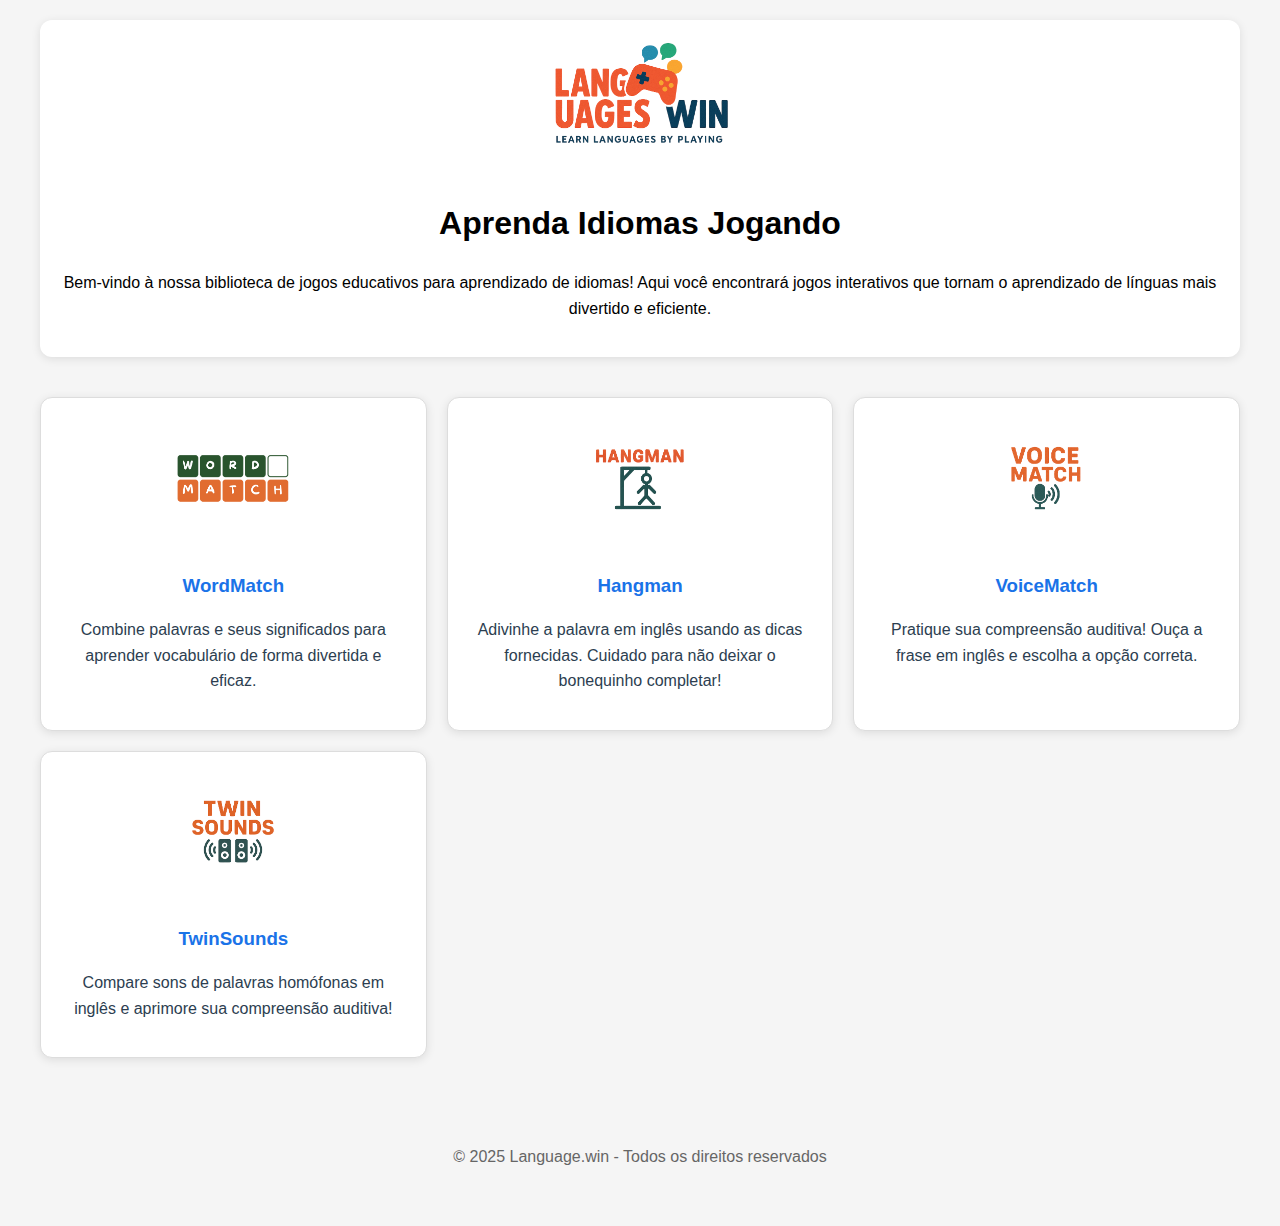
<file: index.html>
<!DOCTYPE html>
<html lang="pt-BR">
<head>
    <meta charset="UTF-8">
    <meta name="viewport" content="width=device-width, initial-scale=1.0">
    <meta name="description" content="Biblioteca de jogos educativos para aprendizado de idiomas. Aprenda línguas de forma divertida e interativa.">
    <meta name="keywords" content="jogos educativos, aprendizado de idiomas, jogos de idiomas, educação, línguas, wordmatch">
    <meta name="author" content="EscolarTransporte">
    <title>Language.win - Jogos para Aprendizado de Idiomas</title>
    <link rel="icon" type="image/png" href="img/favicon.png">
    <style>
        body {
            font-family: 'Segoe UI', Tahoma, Geneva, Verdana, sans-serif;
            max-width: 1200px;
            margin: 0 auto;
            padding: 20px;
            line-height: 1.6;
            background-color: #f5f5f5;
        }
        .header {
            text-align: center;
            margin-bottom: 40px;
            padding: 20px;
            background-color: white;
            border-radius: 12px;
            box-shadow: 0 2px 10px rgba(0,0,0,0.1);
        }
        .site-logo {
            max-width: 200px;
            margin-bottom: 20px;
        }
        .games-container {
            display: grid;
            grid-template-columns: repeat(auto-fit, minmax(300px, 1fr));
            gap: 20px;
            margin-top: 30px;
        }
        .game-card {
            border: 1px solid #ddd;
            border-radius: 12px;
            padding: 20px;
            text-align: center;
            transition: transform 0.3s ease;
            background-color: white;
            box-shadow: 0 2px 10px rgba(0,0,0,0.1);
        }
        .game-card:hover {
            transform: translateY(-5px);
            box-shadow: 0 5px 15px rgba(0,0,0,0.2);
        }
        .game-card a {
            text-decoration: none;
            color: #2c3e50;
        }
        .game-card h3 {
            margin: 15px 0;
            color: #1a73e8;
        }
        .game-logo {
            width: 120px;
            height: 120px;
            object-fit: contain;
            margin-bottom: 10px;
        }
        footer {
            text-align: center;
            margin-top: 50px;
            padding: 20px;
            color: #666;
        }
    </style>
    <!-- Google Tag Manager -->
    <script>(function (w, d, s, l, i) {
        w[l] = w[l] || []; w[l].push({
          'gtm.start':
            new Date().getTime(), event: 'gtm.js'
        }); var f = d.getElementsByTagName(s)[0],
          j = d.createElement(s), dl = l != 'dataLayer' ? '&l=' + l : ''; j.async = true; j.src =
            'https://www.googletagmanager.com/gtm.js?id=' + i + dl; f.parentNode.insertBefore(j, f);
      })(window, document, 'script', 'dataLayer', 'GTM-NRVRBD2F');</script>
    <!-- End Google Tag Manager -->

</head>

<body>
    <!-- Google Tag Manager (noscript) -->
    <noscript><iframe src="https://www.googletagmanager.com/ns.html?id=GTM-NRVRBD2F" height="0" width="0"
        style="display:none;visibility:hidden"></iframe></noscript>
    <!-- End Google Tag Manager (noscript) -->
    <div class="header">
        <img src="img/logo.png" alt="Language.win Logo" class="site-logo">
        <h1>Aprenda Idiomas Jogando</h1>
        <p>Bem-vindo à nossa biblioteca de jogos educativos para aprendizado de idiomas! Aqui você encontrará jogos interativos que tornam o aprendizado de línguas mais divertido e eficiente.</p>
    </div>

    <div class="games-container">
        <div class="game-card">
            <a href="WordMatch">
                <img src="WordMatch/logo.png" alt="WordMatch Logo" class="game-logo">
                <h3>WordMatch</h3>
                <p>Combine palavras e seus significados para aprender vocabulário de forma divertida e eficaz.</p>
            </a>
        </div>
        <div class="game-card">
            <a href="Hangman">
                <img src="Hangman/logo.png" alt="Hangman Logo" class="game-logo">
                <h3>Hangman</h3>
                <p>Adivinhe a palavra em inglês usando as dicas fornecidas. Cuidado para não deixar o bonequinho completar!</p>
            </a>
        </div>
        <div class="game-card">
            <a href="VoiceMatch">
                <img src="VoiceMatch/logo.png" alt="VoiceMatch Logo" class="game-logo">
                <h3>VoiceMatch</h3>
                <p>Pratique sua compreensão auditiva! Ouça a frase em inglês e escolha a opção correta.</p>
            </a>
        </div>
        <div class="game-card">
            <a href="TwinSounds">
                <img src="TwinSounds/logo.png" alt="TwinSounds Logo" class="game-logo">
                <h3>TwinSounds</h3>
                <p>Compare sons de palavras homófonas em inglês e aprimore sua compreensão auditiva!</p>
            </a>
        </div>
    </div>

    <footer>
        <p>© 2025 Language.win - Todos os direitos reservados</p>
    </footer>
</body>
</html>
</file>
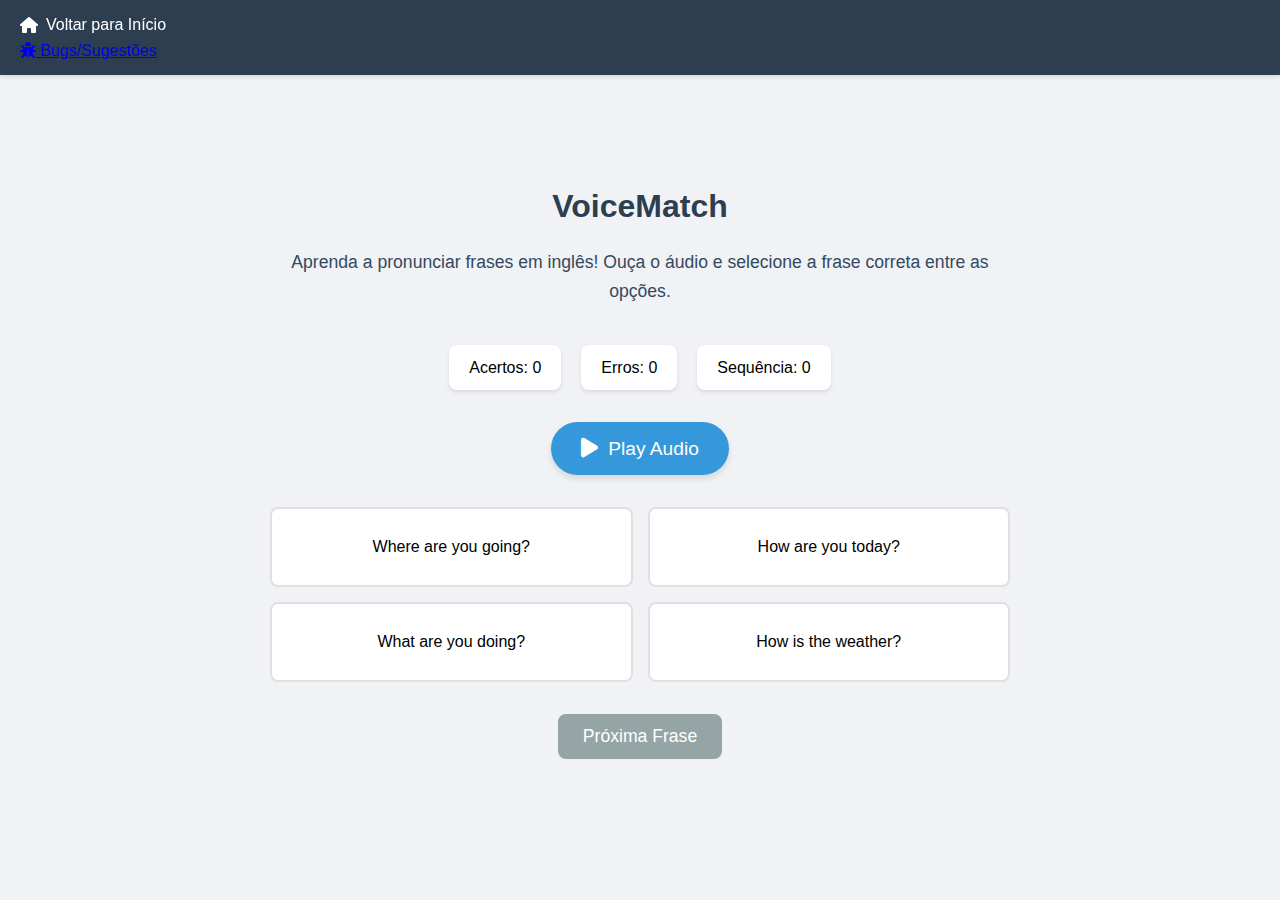
<file: VoiceMatch/index.html>
<!DOCTYPE html>
<html lang="pt-BR">
<head>
    <meta charset="UTF-8">
    <meta name="viewport" content="width=device-width, maximum-scale=1.0, user-scalable=no">
    <title>VoiceMatch - Learn English Pronunciation</title>
    <link rel="stylesheet" href="style.css">
    <link rel="stylesheet" href="https://cdnjs.cloudflare.com/ajax/libs/font-awesome/6.0.0/css/all.min.css">

<!-- Google Tag Manager -->
<script>(function (w, d, s, l, i) {
    w[l] = w[l] || []; w[l].push({
      'gtm.start':
        new Date().getTime(), event: 'gtm.js'
    }); var f = d.getElementsByTagName(s)[0],
      j = d.createElement(s), dl = l != 'dataLayer' ? '&l=' + l : ''; j.async = true; j.src =
        'https://www.googletagmanager.com/gtm.js?id=' + i + dl; f.parentNode.insertBefore(j, f);
  })(window, document, 'script', 'dataLayer', 'GTM-NRVRBD2F');</script>
<!-- End Google Tag Manager -->

</head>
<body>
  <!-- Google Tag Manager (noscript) -->
  <noscript><iframe src="https://www.googletagmanager.com/ns.html?id=GTM-NRVRBD2F" height="0" width="0"
      style="display:none;visibility:hidden"></iframe></noscript>
  <!-- End Google Tag Manager (noscript) -->
    <nav class="top-nav">
        <a href="../" class="home-link">
            <i class="fas fa-home"></i>
            Voltar para Início
        </a>
        <a href="https://forms.gle/6QYMzvD9qKZ9G1ya9" target="_blank" class="feedback-link">
            <i class="fas fa-bug"></i>
            Bugs/Sugestões
        </a>
    </nav>
    <div class="container">
        <header>
            <h1>VoiceMatch</h1>
            <p class="game-description">
                Aprenda a pronunciar frases em inglês! Ouça o áudio e selecione a frase correta entre as opções.
            </p>
        </header>

        <div class="game-content">
            <div class="game-stats">
                <div class="stats">
                    <div class="stat">Acertos: <span id="correct-count">0</span></div>
                    <div class="stat">Erros: <span id="error-count">0</span></div>
                    <div class="stat">Sequência: <span id="streak-count">0</span></div>
                </div>
            </div>

            <div class="audio-section">
                <button id="play-audio" class="audio-btn">
                    <i class="fas fa-play"></i>
                    Play Audio
                </button>
            </div>

            <div class="options-container">
                <!-- Options will be added here by JavaScript -->
            </div>

            <button id="next-phrase" class="next-btn" disabled>Próxima Frase</button>
        </div>
    </div>

        <!-- Removed duplicate feedback button -->

    <script src="app.js" type="module"></script>
</body>
</html>
</file>
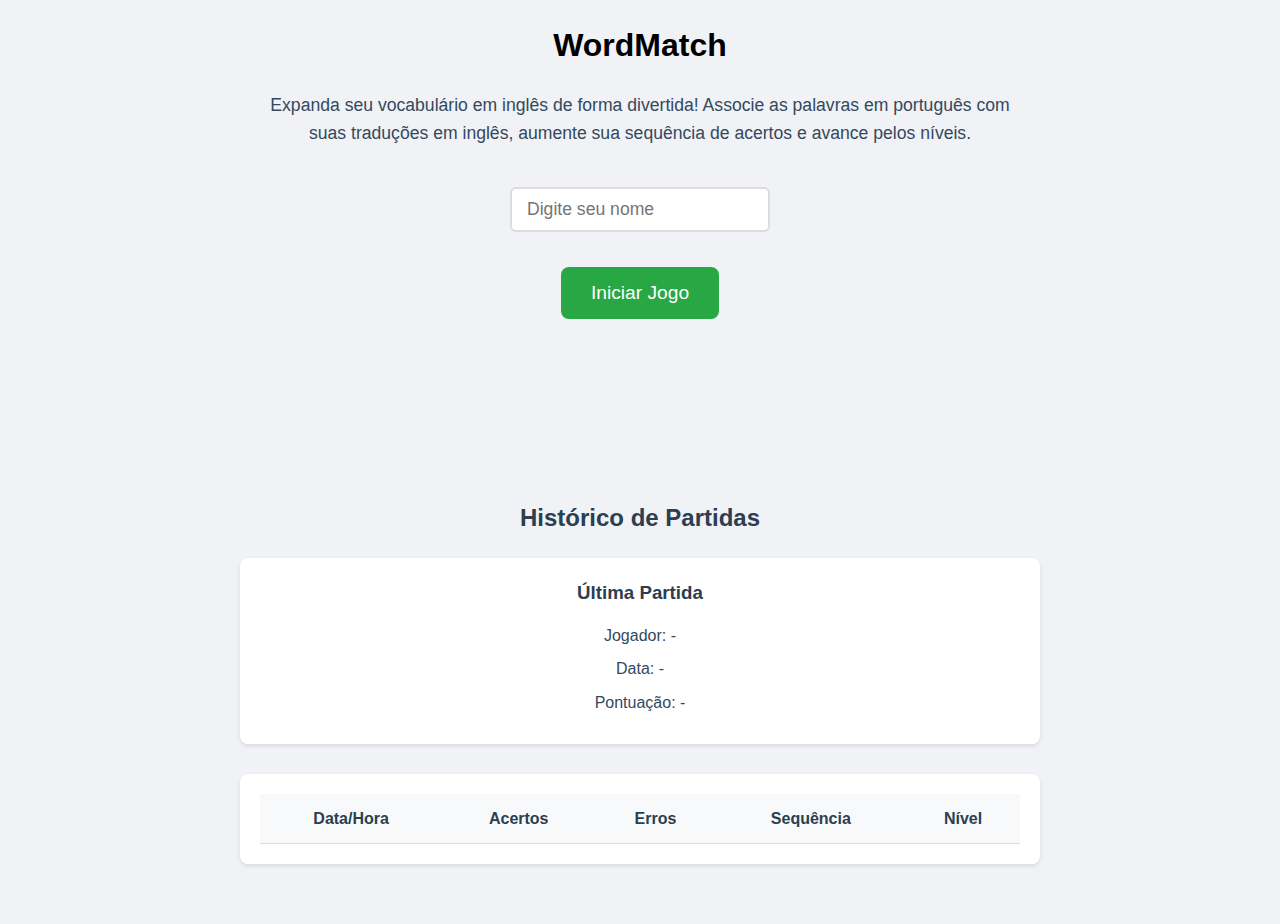
<file: WordMatch/index.html>
<!DOCTYPE html>
<html lang="pt-BR">
<head>
    <meta charset="UTF-8">
    <meta name="viewport" content="width=device-width, initial-scale=1.0, maximum-scale=1.0, user-scalable=no">
    
    <!-- Primary Meta Tags -->
    <title>WordMatch - Jogo de Memorização de Inglês</title>
    <meta name="title" content="LexiMatch - Jogo de Memorização de Inglês">
    <meta name="description" content="Aprenda inglês de forma divertida com o LexiMatch! Jogo de memorização de palavras que ajuda você a expandir seu vocabulário em inglês através de associações português-inglês.">
    
    <!-- Open Graph / Facebook -->
    <meta property="og:type" content="website">
    <meta property="og:title" content="LexiMatch - Jogo de Memorização de Inglês">
    <meta property="og:description" content="Aprenda inglês de forma divertida com o LexiMatch! Jogo de memorização de palavras que ajuda você a expandir seu vocabulário em inglês.">
    
    <!-- Twitter -->
    <meta property="twitter:card" content="summary_large_image">
    <meta property="twitter:title" content="LexiMatch - Jogo de Memorização de Inglês">
    <meta property="twitter:description" content="Aprenda inglês de forma divertida com o LexiMatch! Jogo de memorização de palavras que ajuda você a expandir seu vocabulário em inglês.">
    
    <!-- Favicon -->
    <link rel="icon" type="image/x-icon" href="favicon.ico">
    <link rel="stylesheet" href="style.css">
</head>
<body>
    <div class="container">
        <header>
            <h1>WordMatch</h1>
            <p class="game-description">
                Expanda seu vocabulário em inglês de forma divertida! Associe as palavras em português com suas traduções em inglês, 
                aumente sua sequência de acertos e avance pelos níveis.
            </p>
            <div id="start-screen" class="start-screen">
                <div id="user-info-form" class="user-info-form">
                    <input type="text" id="user-name" placeholder="Digite seu nome" required>
                    <button id="start-btn" class="start-btn" disabled>Iniciar Jogo</button>
                </div>
                <div id="countdown" class="countdown"></div>
                
                <div id="game-history" class="game-history">
                    <h2>Histórico de Partidas</h2>
                    <div class="last-game">
                        <h3>Última Partida</h3>
                        <p>Jogador: <span id="last-player">-</span></p>
                        <p>Data: <span id="last-date">-</span></p>
                        <p>Pontuação: <span id="last-score">-</span></p>
                    </div>
                    <div class="history-table-container">
                        <table id="history-table">
                            <thead>
                                <tr>
                                    <th>Data/Hora</th>
                                    <th>Acertos</th>
                                    <th>Erros</th>
                                    <th>Sequência</th>
                                    <th>Nível</th>
                                </tr>
                            </thead>
                            <tbody id="history-tbody">
                            </tbody>
                        </table>
                    </div>
                </div>
            </div>
            <div id="game-content" class="game-content hidden">
                <div class="game-stats">
                    <div class="player-info">
                        Jogador: <span id="current-player"></span>
                    </div>
                    <div class="timer">
                        Tempo: <span id="timer">20</span>s
                    </div>
                    <div class="stats">
                        <div class="stat">Acertos: <span id="correct-count">0</span></div>
                        <div class="stat">Erros: <span id="error-count">0</span></div>
                        <div class="stat">Sequência: <span id="streak-count">0</span></div>
                    </div>
                    <div class="info">
                        <span>Nível: <span id="current-level">1</span></span>
                        <button id="restart-btn">Reiniciar Jogo</button>
                    </div>
                </div>
                <main class="game-container">
                    <div id="left-column" class="column"></div>
                    <div id="right-column" class="column"></div>
                </main>
            </div>
        </header>
    </div>

    <!-- Modal de fim de jogo -->
    <div id="end-game-modal" class="modal hidden">
        <div class="modal-content">
            <div class="final-score">
                <h2>Fim de Jogo!</h2>
                <div id="final-score-content"></div>
            </div>
            <div class="modal-buttons">
                <button id="new-game-btn" class="btn-primary">Novo Jogo</button>
                <button id="close-modal-btn" class="btn-secondary">Fechar</button>
            </div>
        </div>
    </div>

    <script src="app.js" type="module"></script>
</body>
</html>
</file>
<file: VoiceMatch/style.css>
* {
    margin: 0;
    padding: 0;
    box-sizing: border-box;
}

body {
    font-family: Arial, sans-serif;
    line-height: 1.6;
    background-color: #f0f2f5;
    min-height: 100vh;
    display: flex;
    justify-content: center;
    align-items: center;
}

.top-nav {
    position: fixed;
    top: 0;
    left: 0;
    width: 100%;
    background-color: #2c3e50;
    padding: 12px 20px;
    box-shadow: 0 2px 4px rgba(0, 0, 0, 0.1);
    z-index: 1000;
}

.home-link {
    color: white;
    text-decoration: none;
    display: flex;
    align-items: center;
    gap: 8px;
    font-size: 1rem;
    transition: opacity 0.3s ease;
}

.home-link:hover {
    opacity: 0.8;
}

.container {
    max-width: 800px;
    margin: 0 auto;
    padding: 20px;
    padding-top: 60px;
    width: 100%;
}

header {
    text-align: center;
    margin-bottom: 40px;
}

h1 {
    color: #2c3e50;
    margin-bottom: 1rem;
}

.game-description {
    color: #34495e;
    font-size: 1.1rem;
    margin-bottom: 2rem;
}

.game-stats {
    margin-bottom: 2rem;
}

.stats {
    display: flex;
    justify-content: center;
    gap: 20px;
    margin-bottom: 20px;
}

.stat {
    background-color: white;
    padding: 10px 20px;
    border-radius: 8px;
    box-shadow: 0 2px 4px rgba(0,0,0,0.1);
}

.audio-section {
    display: flex;
    justify-content: center;
    margin-bottom: 2rem;
}

.audio-btn {
    padding: 15px 30px;
    font-size: 1.2rem;
    background-color: #3498db;
    color: white;
    border: none;
    border-radius: 50px;
    cursor: pointer;
    transition: all 0.3s ease;
    display: flex;
    align-items: center;
    gap: 10px;
    box-shadow: 0 4px 6px rgba(0,0,0,0.1);
}

.audio-btn:hover {
    background-color: #2980b9;
    transform: translateY(-2px);
}

.audio-btn:active {
    transform: translateY(0);
}

.audio-btn i {
    font-size: 1.4rem;
}

.options-container {
    display: grid;
    grid-template-columns: repeat(2, 1fr);
    gap: 15px;
    margin-bottom: 2rem;
    padding: 0 10px;
}

.option-btn {
    padding: 15px;
    font-size: 1rem;
    background-color: white;
    border: 2px solid #e0e0e0;
    border-radius: 8px;
    cursor: pointer;
    transition: all 0.3s ease;
    text-align: center;
    min-height: 80px;
    display: flex;
    flex-direction: column;
    align-items: center;
    justify-content: center;
    line-height: 1.4;
}

.translation {
    font-size: 0.85rem;
    margin-top: 8px;
    color: #666;
    font-style: italic;
}

.option-btn.correct .translation {
    color: #fff;
}

.option-btn:hover {
    border-color: #3498db;
    transform: translateY(-2px);
}

.option-btn.correct {
    background-color: #2ecc71;
    color: white;
    border-color: #27ae60;
}

.option-btn.incorrect {
    background-color: #e74c3c;
    color: white;
    border-color: #c0392b;
}

.option-btn:disabled {
    cursor: not-allowed;
    opacity: 0.7;
    transform: none;
}

.next-btn {
    display: block;
    margin: 0 auto;
    padding: 12px 25px;
    font-size: 1.1rem;
    background-color: #2ecc71;
    color: white;
    border: none;
    border-radius: 8px;
    cursor: pointer;
    transition: all 0.3s ease;
}

.next-btn:hover:not(:disabled) {
    background-color: #27ae60;
    transform: translateY(-2px);
}

.next-btn:disabled {
    background-color: #95a5a6;
    cursor: not-allowed;
    transform: none;
}

@media (max-width: 600px) {
    .container {
        padding: 15px;
    }

    .options-container {
        grid-template-columns: 1fr;
    }

    .stats {
        flex-direction: column;
        align-items: center;
        gap: 10px;
    }

    .audio-btn {
        padding: 12px 25px;
        font-size: 1.1rem;
    }

    .option-btn {
        min-height: 60px;
        font-size: 0.9rem;
    }
}
</file>
<file: WordMatch/style.css>
* {
    margin: 0;
    padding: 0;
    box-sizing: border-box;
}

body {
    font-family: Arial, sans-serif;
    line-height: 1.6;
    background-color: #f0f2f5;
}

.container {
    max-width: 1200px;
    margin: 0 auto;
    padding: 20px;
}

header {
    text-align: center;
    margin-bottom: 30px;
}

.info {
    display: flex;
    justify-content: center;
    gap: 20px;
    margin-top: 15px;
}

#restart-btn {
    padding: 8px 16px;
    background-color: #dc3545;
    color: white;
    border: none;
    border-radius: 4px;
    cursor: pointer;
}

#restart-btn:hover {
    background-color: #c82333;
}

.game-container {
    display: flex;
    justify-content: space-between;
    gap: 20px;
    width: 100%;
    margin: 0 auto;
}

.column {
    flex: 1;
    display: flex;
    flex-direction: column;
    gap: 10px;
    min-width: 120px; /* Ensure minimum width for readability */
}

.word-block {
    padding: 15px 10px;
    background-color: white;
    border-radius: 8px;
    box-shadow: 0 2px 4px rgba(0, 0, 0, 0.1);
    cursor: pointer;
    transition: transform 0.2s;
    text-align: center;
    font-size: 1.1rem;
    word-wrap: break-word;
    hyphens: auto;
}

.word-block:hover {
    transform: translateY(-2px);
}

.word-block.selected {
    background-color: #e9ecef;
}

.correct {
    animation: flashGreen 0.5s ease-in-out;
}

.incorrect {
    animation: flashRed 0.5s ease-in-out;
}

@keyframes flashGreen {
    0% { background-color: #d4edda; }
    100% { background-color: white; }
}

@keyframes flashRed {
    0% { background-color: #f8d7da; }
    100% { background-color: white; }
}

.game-stats {
    display: flex;
    flex-direction: column;
    align-items: center;
    gap: 15px;
    margin-bottom: 20px;
}

.timer {
    font-size: 1.5rem;
    font-weight: bold;
    color: #2c3e50;
    background-color: #ecf0f1;
    padding: 10px 20px;
    border-radius: 8px;
    box-shadow: 0 2px 4px rgba(0, 0, 0, 0.1);
}

.timer.warning {
    color: #e74c3c;
    animation: pulse 1s infinite;
}

@keyframes pulse {
    0% { transform: scale(1); }
    50% { transform: scale(1.05); }
    100% { transform: scale(1); }
}

.stats {
    display: flex;
    gap: 20px;
    justify-content: center;
    flex-wrap: wrap;
}

.stat {
    background-color: #fff;
    padding: 8px 16px;
    border-radius: 6px;
    box-shadow: 0 2px 4px rgba(0, 0, 0, 0.1);
    font-weight: 500;
}

.start-screen {
    display: flex;
    flex-direction: column;
    align-items: center;
    gap: 20px;
    margin: 40px 0;
    text-align: center;
}

.start-btn {
    display: inline-block;
    padding: 15px 30px;
    font-size: 1.2rem;
    background-color: #28a745;
    color: white;
    border: none;
    border-radius: 8px;
    cursor: pointer;
    transition: transform 0.2s, background-color 0.2s;
    margin-top: 20px;
    opacity: 1;
    visibility: visible;
}

.start-btn:hover {
    background-color: #218838;
    transform: translateY(-2px);
}

.countdown {
    font-size: 3rem;
    font-weight: bold;
    color: #2c3e50;
    min-height: 80px;
    display: flex;
    align-items: center;
    justify-content: center;
}

.hidden {
    display: none !important;
}

@keyframes countdown {
    0% { transform: scale(1.5); opacity: 0; }
    20% { transform: scale(1); opacity: 1; }
    80% { transform: scale(1); opacity: 1; }
    100% { transform: scale(0.5); opacity: 0; }
}

.final-score {
    text-align: center;
    padding: 20px;
    background-color: white;
    border-radius: 12px;
    box-shadow: 0 4px 6px rgba(0, 0, 0, 0.1);
    margin: 20px 0;
}

.final-score h2 {
    color: #2c3e50;
    margin-bottom: 15px;
}

.final-score p {
    font-size: 1.2rem;
    margin: 8px 0;
    color: #34495e;
}

.user-info-form {
    display: flex;
    flex-direction: column;
    gap: 15px;
    margin-bottom: 30px;
    align-items: center;
}

#user-name {
    padding: 10px 15px;
    font-size: 1.1rem;
    border: 2px solid #ddd;
    border-radius: 6px;
    width: 100%;
    max-width: 300px;
}

#user-name:focus {
    outline: none;
    border-color: #28a745;
}

.game-history {
    margin-top: 30px;
    width: 100%;
    max-width: 800px;
}

.game-history h2 {
    color: #2c3e50;
    margin-bottom: 20px;
    text-align: center;
}

.last-game {
    background-color: white;
    padding: 20px;
    border-radius: 8px;
    box-shadow: 0 2px 4px rgba(0, 0, 0, 0.1);
    margin-bottom: 30px;
}

.last-game h3 {
    color: #2c3e50;
    margin-bottom: 15px;
}

.last-game p {
    margin: 8px 0;
    color: #34495e;
}

.history-table-container {
    overflow-x: auto;
    background-color: white;
    border-radius: 8px;
    box-shadow: 0 2px 4px rgba(0, 0, 0, 0.1);
    padding: 20px;
}

#history-table {
    width: 100%;
    border-collapse: collapse;
    margin: 0 auto;
}

#history-table th,
#history-table td {
    padding: 12px;
    text-align: center;
    border-bottom: 1px solid #ddd;
}

#history-table th {
    background-color: #f8f9fa;
    color: #2c3e50;
    font-weight: 600;
}

#history-table tr:hover {
    background-color: #f8f9fa;
}

.player-info {
    background-color: white;
    padding: 8px 16px;
    border-radius: 6px;
    box-shadow: 0 2px 4px rgba(0, 0, 0, 0.1);
    font-weight: 500;
}

.modal {
    position: fixed;
    top: 0;
    left: 0;
    width: 100%;
    height: 100%;
    background-color: rgba(0, 0, 0, 0.5);
    display: flex;
    justify-content: center;
    align-items: center;
    z-index: 1000;
}

.modal.hidden {
    display: none;
}

.modal-content {
    background-color: white;
    padding: 30px;
    border-radius: 12px;
    box-shadow: 0 4px 6px rgba(0, 0, 0, 0.1);
    max-width: 500px;
    width: 90%;
    position: relative;
}

.modal-buttons {
    display: flex;
    justify-content: center;
    gap: 15px;
    margin-top: 25px;
}

.btn-primary, .btn-secondary {
    padding: 12px 24px;
    border: none;
    border-radius: 6px;
    font-size: 1rem;
    cursor: pointer;
    transition: transform 0.2s, background-color 0.2s;
}

.btn-primary {
    background-color: #28a745;
    color: white;
}

.btn-primary:hover {
    background-color: #218838;
    transform: translateY(-2px);
}

.btn-secondary {
    background-color: #6c757d;
    color: white;
}

.btn-secondary:hover {
    background-color: #5a6268;
    transform: translateY(-2px);
}

.game-description {
    max-width: 800px;
    margin: 20px auto 30px;
    color: #34495e;
    font-size: 1.1rem;
    line-height: 1.6;
    padding: 0 20px;
    text-align: center;
}

@media (max-width: 768px) {
    .container {
        padding: 10px;
    }

    .game-container {
        flex-direction: row; /* Keep two columns */
        gap: 10px; /* Reduce gap on mobile */
    }

    .word-block {
        padding: 12px 8px;
        font-size: 0.9rem; /* Smaller font size on mobile */
    }

    .stats {
        gap: 10px;
    }

    .stat {
        padding: 6px 12px;
        font-size: 0.9rem;
    }

    .game-stats {
        gap: 10px;
    }

    .timer {
        font-size: 1.2rem;
        padding: 8px 16px;
    }

    .player-info {
        font-size: 0.9rem;
        padding: 6px 12px;
    }
}

@media (max-width: 480px) {
    .word-block {
        padding: 10px 6px;
        font-size: 0.85rem;
    }
    
    .game-container {
        gap: 8px;
    }
}
</file>
